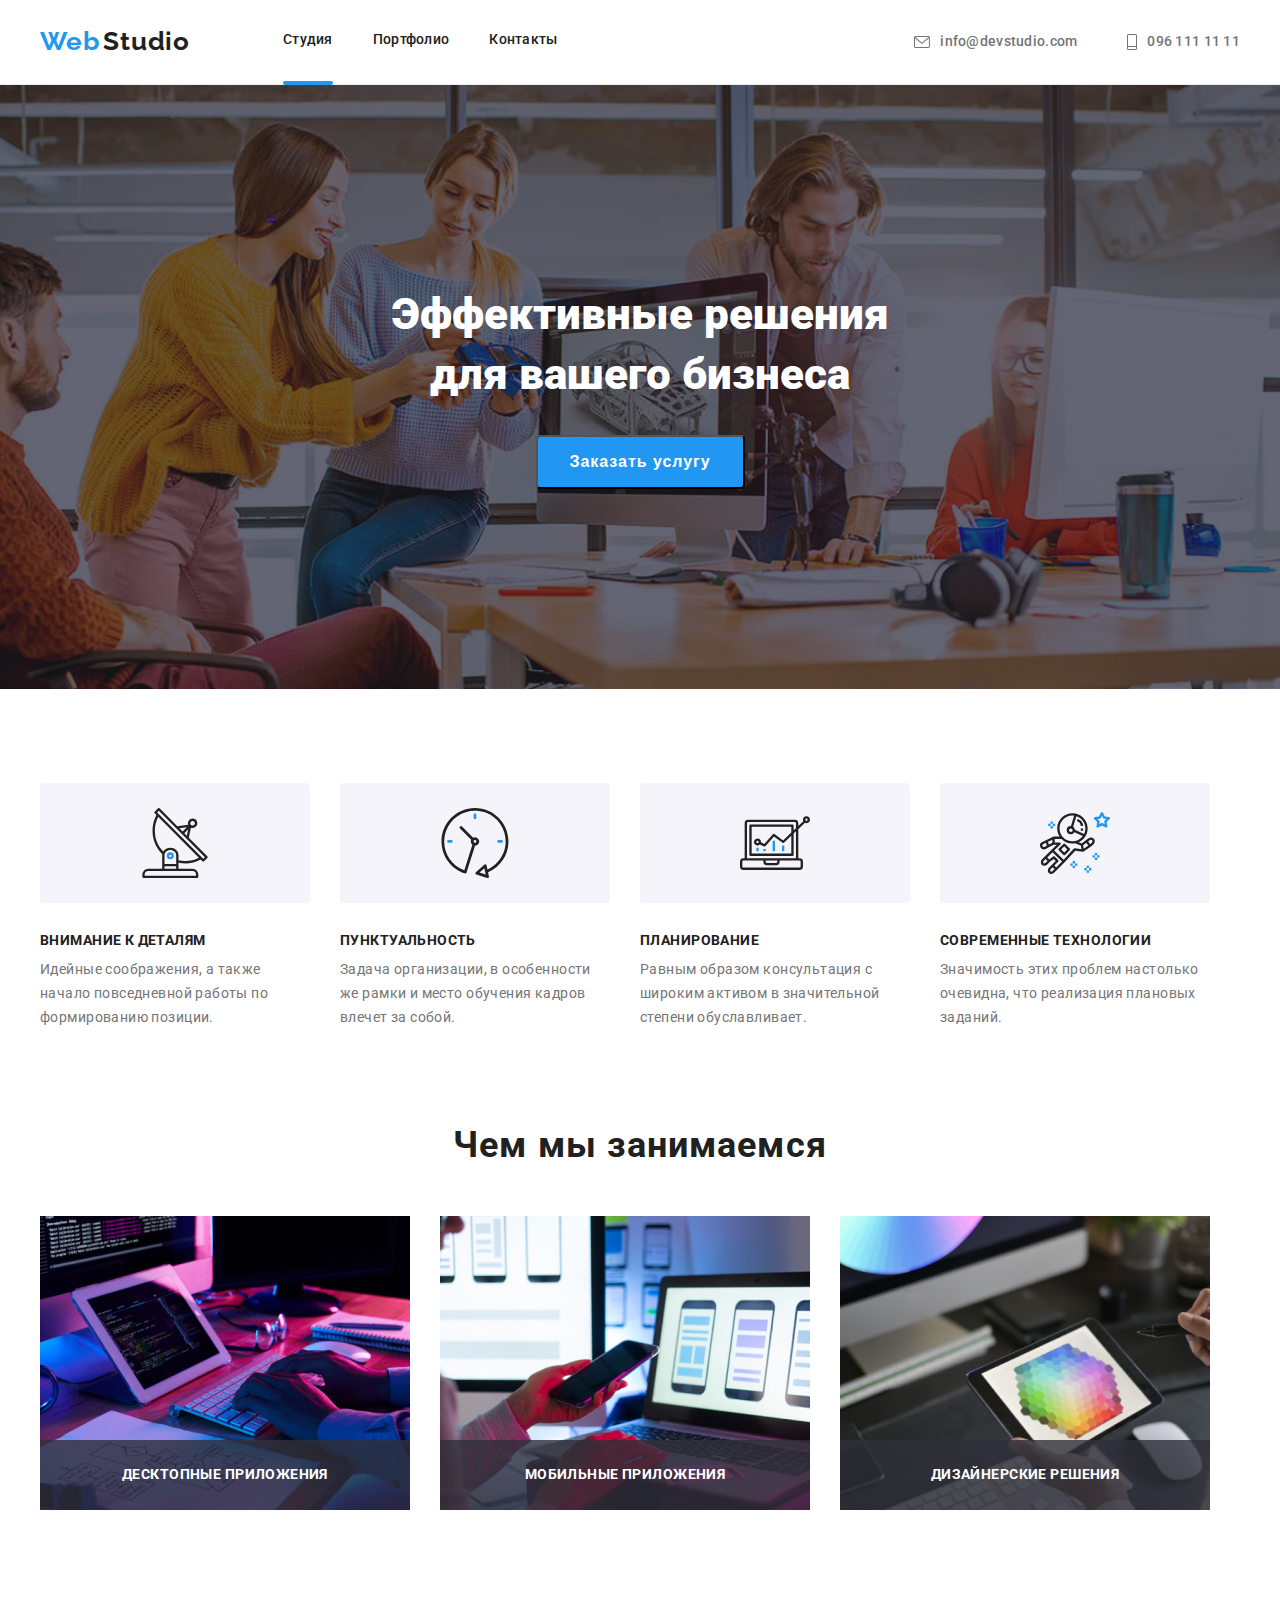
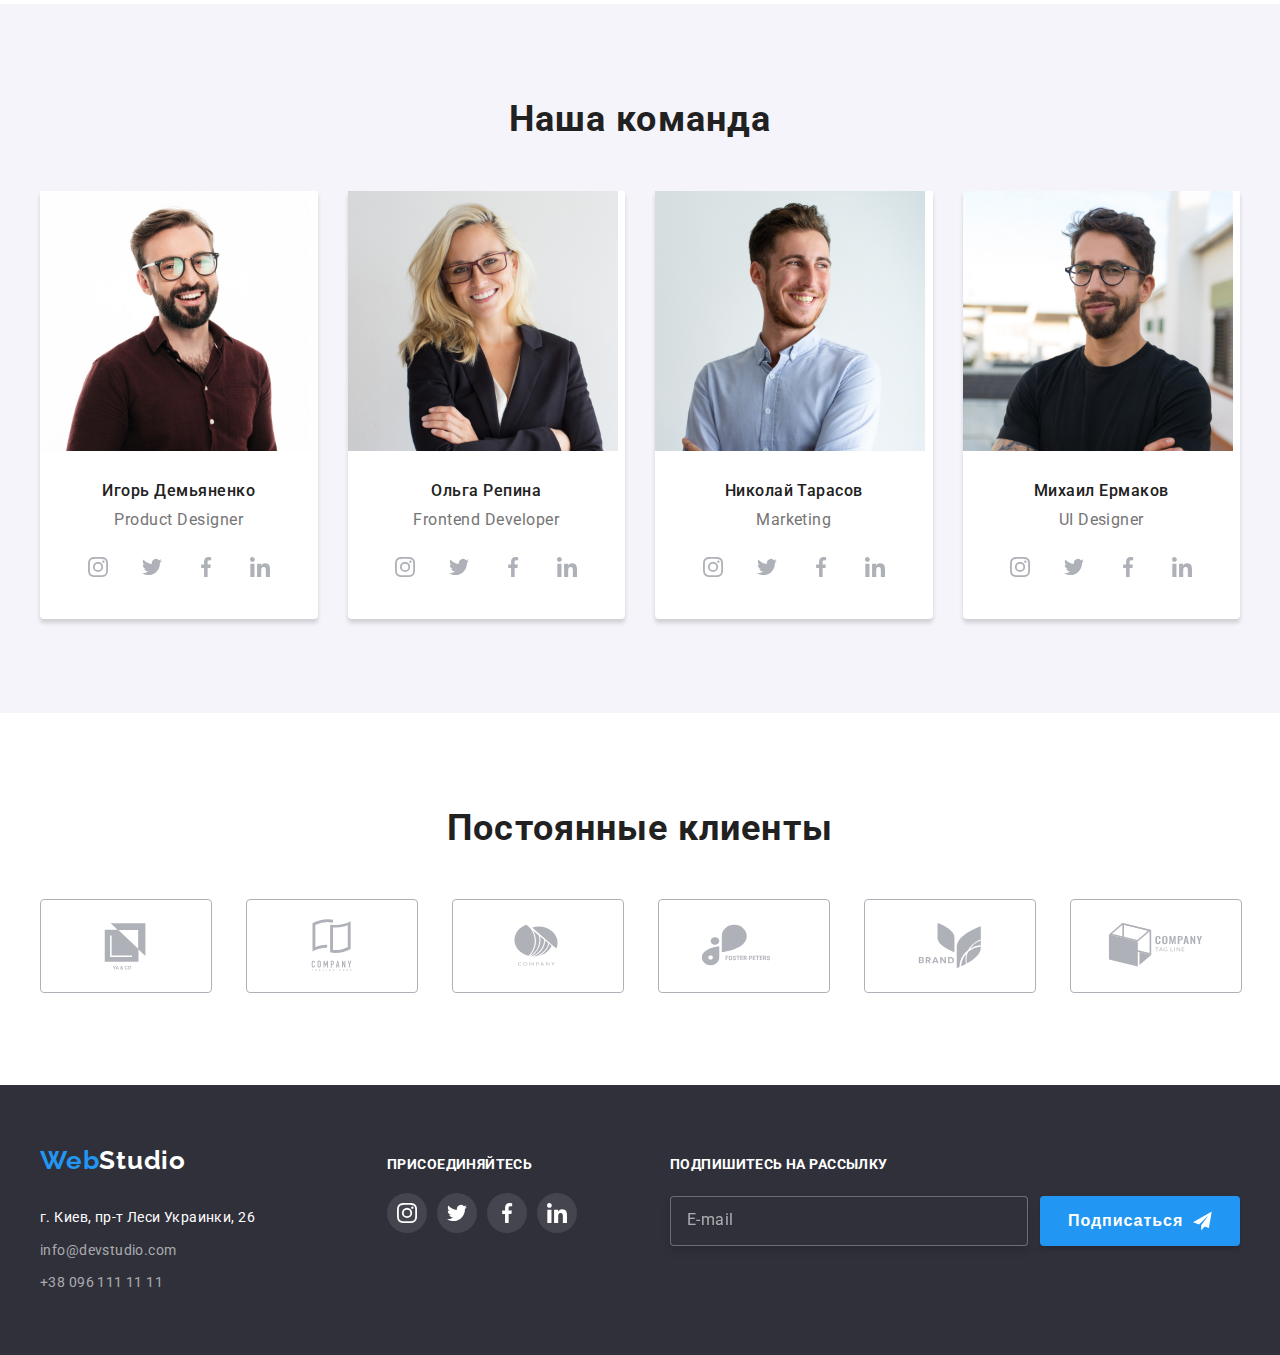
<file: index.html>
<!DOCTYPE html>
<html lang="en">
<head>
    <meta charset="UTF-8">
    <meta http-equiv="X-UA-Compatible" content="IE=edge">
    <meta name="viewport" content="width=device-width, initial-scale=1.0">
    <title>WebStudio</title>
    <link rel="stylesheet" href="https://cdnjs.cloudflare.com/ajax/libs/modern-normalize/1.1.0/modern-normalize.min.css"
        integrity="sha512-wpPYUAdjBVSE4KJnH1VR1HeZfpl1ub8YT/NKx4PuQ5NmX2tKuGu6U/JRp5y+Y8XG2tV+wKQpNHVUX03MfMFn9Q=="
        crossorigin="anonymous" referrerpolicy="no-referrer">
    <link rel="preconnect" href="https://fonts.gstatic.com">
    <link rel="preconnect" href="https://fonts.googleapis.com">
    <link rel="preconnect" href="https://fonts.gstatic.com" crossorigin>
    <link href="https://fonts.googleapis.com/css2?family=Raleway:wght@700&family=Roboto:wght@400;500;700;900&display=swap" rel="stylesheet">
    <link rel="stylesheet" href="./css/styles.css">
</head>
<body>
      <!-- Шапка сайта -->
  <header class="page-header">
    <div class="container header-container">
        <nav class="nav-box">
           <a class="nav-logo" href="./index.html">
               <span class="logo-web">Web</span>
               <span class="logo-studio">Studio</span>
            </a>
        <ul class="site-nav">
             <li class="nav-item"><a href="" class="link current">Студия</a></li>
             <li class="nav-item"><a href="./portfolio.html" class="link">Портфолио</a></li>
             <li class="nav-item"><a href="" class="link">Контакты</a></li>
        </ul>
        </nav>
        <!-- Контакты -->
       <ul class="contact-nav">
            <li class="item">
                <a href="mailto:info@devstudio.com" class="contacts-link">
                <svg class="contact-nav-icon-f">
                    <use href="./images/symbol-defs2.svg#icon-envelope-hover-1"></use>
                </svg>info@devstudio.com</a>
            </li>

            <li class="item">
                <a href="tel:+380961111111" class="contacts-link">
                <svg class="contact-nav-icon-s">
                    <use href="./images/symbol-defs2.svg#icon-tel-1"></use>
                </svg> 096 111 11 11</a>
            </li>
        </ul>
    </div>
      </header>
   
   <main>
        <!-- Герой hero-->
    <section class="hero">
        <div class="container">
            <h1 class="hero-title">Эффективные решения <br> для вашего бизнеса</h1>
            <button type="button" class="hero-button" data-modal-open>Заказать услугу</button>
           </div>
    </section>
   
    <!--Преимущества-->
    
    <section class="section">
        <div class="container">
        <h2 class="visually-hidden">Наши преимущества</h2>
        <ul class="feature-list">
            
            <li class="feature-item">
                <div class="feature-icon">
                    <svg class="icon">
                        <use href="./images/symbol-defs2.svg#icon-antenna-1">
                        </use>
                    </svg>
                </div>
                 <h3 class="feature-title">Внимание к деталям</h3>
                 <p class="feature-text">Идейные соображения, а также начало повседневной работы по формированию позиции.</p>
            </li>
            
            <li class="feature-item">
                <div class="feature-icon">
                    <svg class="icon">
                        <use href="./images/symbol-defs2.svg#icon-clock-1">
                        </use>
                    </svg> 
                </div>
                   <h3 class="feature-title">Пунктуальность</h3>
                   <p class="feature-text">Задача организации, в особенности же рамки и место обучения кадров влечет за собой.</p>
            </li>

            <li class="feature-item">
                <div class="feature-icon">
                    <svg class="icon">
                        <use href="./images/symbol-defs2.svg#icon-diagram-1">
                        </use>
                    </svg>
                </div>
                    <h3 class="feature-title">Планирование</h3>
                    <p class="feature-text" >Равным образом консультация с широким активом в значительной степени обуславливает.</p>
            </li>
            
            <li class="feature-item">
                <div class="feature-icon">
                    <svg class="icon">
                        <use href="./images/symbol-defs2.svg#icon-astronaut-1">
                        </use>
                    </svg>
                </div>
                    <h3 class="feature-title">Современные технологии</h3>
                    <p class="feature-text" >Значимость этих проблем настолько очевидна, что реализация плановых заданий.</p>
            </li>
        </ul>
        </div> 
    </section>

    <!--Чем мы занимаемся-->

    <section class="section about-us-section">
        <div class="container">
        <h2 class="about-us-title">Чем мы занимаемся</h2>
        <ul class="about-us-list">
            <li class="about-us-item">
                <div class="boxed">
                <img src="./images/mon.1/img1.jpg" alt="Алгоритм програм" width="370" height="295"/>
               <div class="box">
                   <p class="box-text">Десктопные приложения</p>
               </div>
            </div>
        </li>
               <li class="about-us-item">
                <div class="boxed">
                   <img src="./images/mon.1/img2.jpg" alt="Синхронизация с телефоном" width="370" height="295"/>
                   <div class="box">
                    <p class="box-text">Мобильные приложения</p>
                </div>
            </div>
                </li>
               <li class="about-us-item">
                <div class="boxed">
                <img src="./images/mon.1/img3.jpg" alt="Цветовая палитра" width="370" height="295"/>
                <div class="box">
                    <p class="box-text">Дизайнерские решения</p>
                </div>
            </div>
            </li>
        </ul>
        </div> 
    </section>
    
    <!--Команда-->

    <section class="section team">
        <div class="container">
        <h2 class="team-head-title">Наша команда</h2>
              <ul class="team-list">
                    
                <li class="team-item">
                        <article class="card">
                            <img src="./images/logo/img1.jpg" alt="Игорь Демьяненко" width="270" height="260">
                        
                            <div class="card-content">
                                <h3 class="title">Игорь Демьяненко</h3>
                                <p class="text">Product Designer</p>
                            
                                <ul class="social-list">
                                    <li class="social-item">
                                        <a href="#" class="social-link">
                                        <svg class="social-icon">
                                            <use href="./images/symbol-defs2.svg#icon-instagram-1"></use>
                                        </svg>
                                        </a>
                                    </li>
                                    <li class="social-item">
                                        <a href="#" class="social-link">
                                        <svg class="social-icon">
                                            <use href="./images/symbol-defs2.svg#icon-twitter-1"></use>
                                        </svg>
                                        </a>
                                    </li>
                                    <li class="social-item">
                                        <a href="#" class="social-link">
                                        <svg class="social-icon">
                                            <use href="./images/symbol-defs2.svg#icon-facebook-1"></use>
                                        </svg>
                                        </a>
                                    </li>
                                    <li class="social-item">
                                        <a href="#" class="social-link">
                                        <svg class="social-icon">
                                            <use href="./images/symbol-defs2.svg#icon-linkedin-1"></use>
                                        </svg>
                                        </a>
                                    </li>
                                       </ul>
                            </div>
                        </article>
                </li>
                    
                    <li class="team-item">
                        <article class="card">
                            <img src="./images/logo/img2.jpg" alt="Ольга Репина" width="270" height="260">
                            <div class="card-content">
                                <h3 class="title">Ольга Репина</h3>
                                <p class="text">Frontend Developer</p>
                                <ul class="social-list">
                                    <li class="social-item">
                                        <a href="#" class="social-link">
                                        <svg class="social-icon">
                                            <use href="./images/symbol-defs2.svg#icon-instagram-1"></use>
                                        </svg>
                                        </a>
                                    </li>
                                    <li class="social-item">
                                        <a href="#" class="social-link">
                                        <svg class="social-icon">
                                            <use href="./images/symbol-defs2.svg#icon-twitter-1"></use>
                                        </svg>
                                        </a>
                                    </li>
                                    <li class="social-item">
                                        <a href="#" class="social-link">
                                        <svg class="social-icon">
                                            <use href="./images/symbol-defs2.svg#icon-facebook-1"></use>
                                        </svg>
                                        </a>
                                    </li>
                                    <li class="social-item">
                                        <a href="#" class="social-link">
                                        <svg class="social-icon">
                                            <use href="./images/symbol-defs2.svg#icon-linkedin-1"></use>
                                        </svg>
                                        </a>
                                    </li>
                                       </ul>
                            </div>
                            </article>
                    </li>
                    
                    <li class="team-item">
                        <article class="card">
                            <img src="./images/logo/img3.jpg" alt="Николай Тарасов" width="270" height="260">
                           <div class="card-content">
                                <h3 class="title">Николай Тарасов</h3>
                                <p class="text">Marketing</p>
                                <ul class="social-list">
                                    <li class="social-item">
                                        <a href="#" class="social-link">
                                        <svg class="social-icon">
                                            <use href="./images/symbol-defs2.svg#icon-instagram-1"></use>
                                        </svg>
                                        </a>
                                    </li>
                                    <li class="social-item">
                                        <a href="#" class="social-link">
                                        <svg class="social-icon">
                                            <use href="./images/symbol-defs2.svg#icon-twitter-1"></use>
                                        </svg>
                                        </a>
                                    </li>
                                    <li class="social-item">
                                        <a href="#" class="social-link">
                                        <svg class="social-icon">
                                            <use href="./images/symbol-defs2.svg#icon-facebook-1"></use>
                                        </svg>
                                        </a>
                                    </li>
                                    <li class="social-item">
                                        <a href="#" class="social-link">
                                        <svg class="social-icon">
                                            <use href="./images/symbol-defs2.svg#icon-linkedin-1"></use>
                                        </svg>
                                        </a>
                                    </li>
                                       </ul>
                            </div>
                        </article>
                    </li>
                    
                    <li class="team-item">
                        <article class="card">
                            <img src="./images/logo/img4.jpg" alt="Михаил Ермаков" width="270" height="260">
                            <div class="card-content">
                                <h3 class="title">Михаил Ермаков</h3>
                                <p class="text">UI Designer</p>
                                <ul class="social-list">
                                    <li class="social-item">
                                        <a href="#" class="social-link">
                                        <svg class="social-icon">
                                            <use href="./images/symbol-defs2.svg#icon-instagram-1"></use>
                                        </svg>
                                        </a>
                                    </li>
                                    <li class="social-item">
                                        <a href="#" class="social-link">
                                        <svg class="social-icon">
                                            <use href="./images/symbol-defs2.svg#icon-twitter-1"></use>
                                        </svg>
                                        </a>
                                    </li>
                                    <li class="social-item">
                                        <a href="#" class="social-link">
                                        <svg class="social-icon">
                                            <use href="./images/symbol-defs2.svg#icon-facebook-1"></use>
                                        </svg>
                                        </a>
                                    </li>
                                    <li class="social-item">
                                        <a href="#" class="social-link">
                                        <svg class="social-icon">
                                            <use href="./images/symbol-defs2.svg#icon-linkedin-1"></use>
                                        </svg>
                                        </a>
                                    </li>
                                       </ul>
                            </div>
                        </article>
                    </li>
            </ul>
        </div> 
    </section>
    <!--Постоянные клиенты-->

    <section class="section">
        <div class="container">
            <h2 class="section-title">Постоянные клиенты</h2>
            <ul class="client-list">
                <li class="client-item">
                    <a href="#" class="client-link">
                        <svg class="client-icon">
                            <use href="./images/symbol-defs2.svg#icon-Logo1-1"></use>
                        </svg>
                    </a>
                </li>
                <li class="client-item">
                    <a href="#" class="client-link">
                        <svg class="client-icon">
                            <use href="./images/symbol-defs2.svg#icon-Logo2-1"></use>
                        </svg>
                    </a>
                </li>
                <li class="client-item">
                    <a href="#" class="client-link">
                        <svg class="client-icon">
                            <use href="./images/symbol-defs2.svg#icon-Logo3-1"></use>
                        </svg>
                    </a>
                </li>
                <li class="client-item">
                    <a href="#" class="client-link">
                        <svg class="client-icon">
                            <use href="./images/symbol-defs2.svg#icon-Logo4-1"></use>
                        </svg>
                    </a>
                </li>
                <li class="client-item">
                    <a href="#" class="client-link">
                        <svg class="client-icon">
                            <use href="./images/symbol-defs2.svg#icon-Logo5-1"></use>
                        </svg>
                    </a>
                </li>
                <li class="client-item">
                    <a href="#" class="client-link">
                        <svg class="client-icon">
                            <use href="./images/symbol-defs2.svg#icon-Logo6-1"></use>
                        </svg>
                    </a>
                </li>
            </ul>
        </div>
    </section>
</main>
    

<footer class="footer">
    <div class="container footer-container">
      <div class="footer-address">
        <a class="footer-logo" href="#"><span class="f-web">Web</span><span class="f-webstudio">Studio</span></a>
        <address class="address">
          <ul class="footer-address">
            <li class="footer-item"><a href="https://www.google.com/maps/place/%D0%B1%D1%83%D0%BB%D1%8C%D0%B2%D0%B0%D1%80+%D0%9B%D0%B5%D1%81%D1%96+%D0%A3%D0%BA%D1%80%D0%B0%D1%97%D0%BD%D0%BA%D0%B8,+26,+%D0%9A%D0%B8%D1%97%D0%B2,+02000/@50.4271245,30.5353084,15.75z/data=!4m5!3m4!1s0x40d4cf0e033ecbe9:0x57a4dffefec77da0!8m2!3d50.4265807!4d30.5383858" class="address-map">г. Киев, пр-т Леси Украинки, 26</a></li>
            <li class="footer-item"><a href="mailto:info@devstudio.com" class="contacts">info@devstudio.com</a></li>
            <li class="footer-item"><a href="tel:+380961111111" class="contacts">+38 096 111 11 11</a></li>
         </ul>
        </address>
      </div>
    
    <!--Присоединяйсь-->
    <div class="fsocial-title">
        <h2 class="footer-title">присоединяйтесь</h2>
        <ul class="fsocial-list">
            <li class="fsocial-item">
                <a href="#" class="fsocial-link">
                    <svg class="fsocial-icon" width="20" height="20">
                        <use href ="./images/symbol-defs2.svg#icon-instagram-1"></use>
                    </svg>
                </a>
            </li>
            <li class="fsocial-item">
                <a href="#" class="fsocial-link">
                    <svg class="fsocial-icon" width="20" height="20">
                        <use href ="./images/symbol-defs2.svg#icon-twitter-1"></use>
                    </svg>
                </a>
            </li>
            <li class="fsocial-item">
                <a href="#" class="fsocial-link">
                    <svg class="fsocial-icon" width="20" height="20">
                        <use href ="./images/symbol-defs2.svg#icon-facebook-1"></use>
                    </svg>
                </a>
            </li>
            <li class="fsocial-item">
                <a href="#" class="fsocial-link">
                    <svg class="fsocial-icon" width="20" height="20">
                        <use href ="./images/symbol-defs2.svg#icon-linkedin-1"></use>
                    </svg>
                </a>
            </li>
        </ul>
    </div>

  <!--subscribe-->
                    <form class="subscribe">
                        <div class="subscribe-div">
                            <label for="subscribe-email" class="subscribe-title">Подпишитесь на рассылку</label>
                            <input id="subscribe-email" class="subscribe-input" type="email" name="email" placeholder="E-mail">
                        </div>
                        <button type="submit" class="subscribe-submit">Подписаться
                            <svg class="icon-send" width="24" height="24">
                               <use href="./images/symbol-defs.svg#icon-airplaner1"></use>
                            </svg>
                        </button>
                    </form>
    </div>
</footer>

<!-- Modal window -->

<div class="backdrop is-hidden" data-modal>
    <div class="modal">
        <button class="modal-close" data-modal-close>
            <svg class="modal-close-icon" width="11" height="11">
                <use href="./images/symbol-defsvector-1.svg#icon-Vector"></use>
            </svg>
        </button>
<!--MODAL оставь данные-->
        <form class="form-container">
            <p class="form-text">Оставьте свои данные, мы вам перезвоним</p>
           
            <div class="form-field">
                <label for="name" class="form-label">Имя</label>
                <input id="name" class="form-input" type="text" name="username" required>
                <svg class="form-icon">
                    <use href="./images/symbol-defs.svg#icon-person1"></use>
                </svg>
            </div>
            
            <div class="form-field">
                <label for="tel" class="form-label">Телефон</label>
                <input id="tel" class="form-input" type="text" name="username" required>
                <svg class="form-icon">
                    <use href="./images/symbol-defs.svg#icon-phone1"></use>
                </svg>
            </div>

            <div class="form-field">
                <label for="mail" class="form-label">Почта</label>
                <input id="mail" class="form-input" type="text" name="username" required>
                <svg class="form-icon">
                    <use href="./images/symbol-defs.svg#icon-email1"></use>
                </svg>
            </div>

            <div class="form-comment">
                <label for="message" class="form-label">Коментарий</label>
                <textarea id="message" name="text" class="form-message" placeholder="Введите текст"></textarea>
            </div>

            <div class="form-checkbox">
                <label class="checkbox-modal">Соглашаюсь с рассылкой и принимаю <span class="modal-link">Условия договора</span>
                <input type="checkbox" name="checkbox" class="checkbox">
                <svg class="checkbox-icon">
                    <use href="./images/symbol-defs.svg#icon-check1"></use>
                </svg>
                </label>
            </div>
            <button type="submit" class="click">
                <span class="click-title">Отправить</span>
            </button>
        </form>
    </div>
</div>
    <script src="./js/modal.js">
    </script>
</body>
</html>
</file>
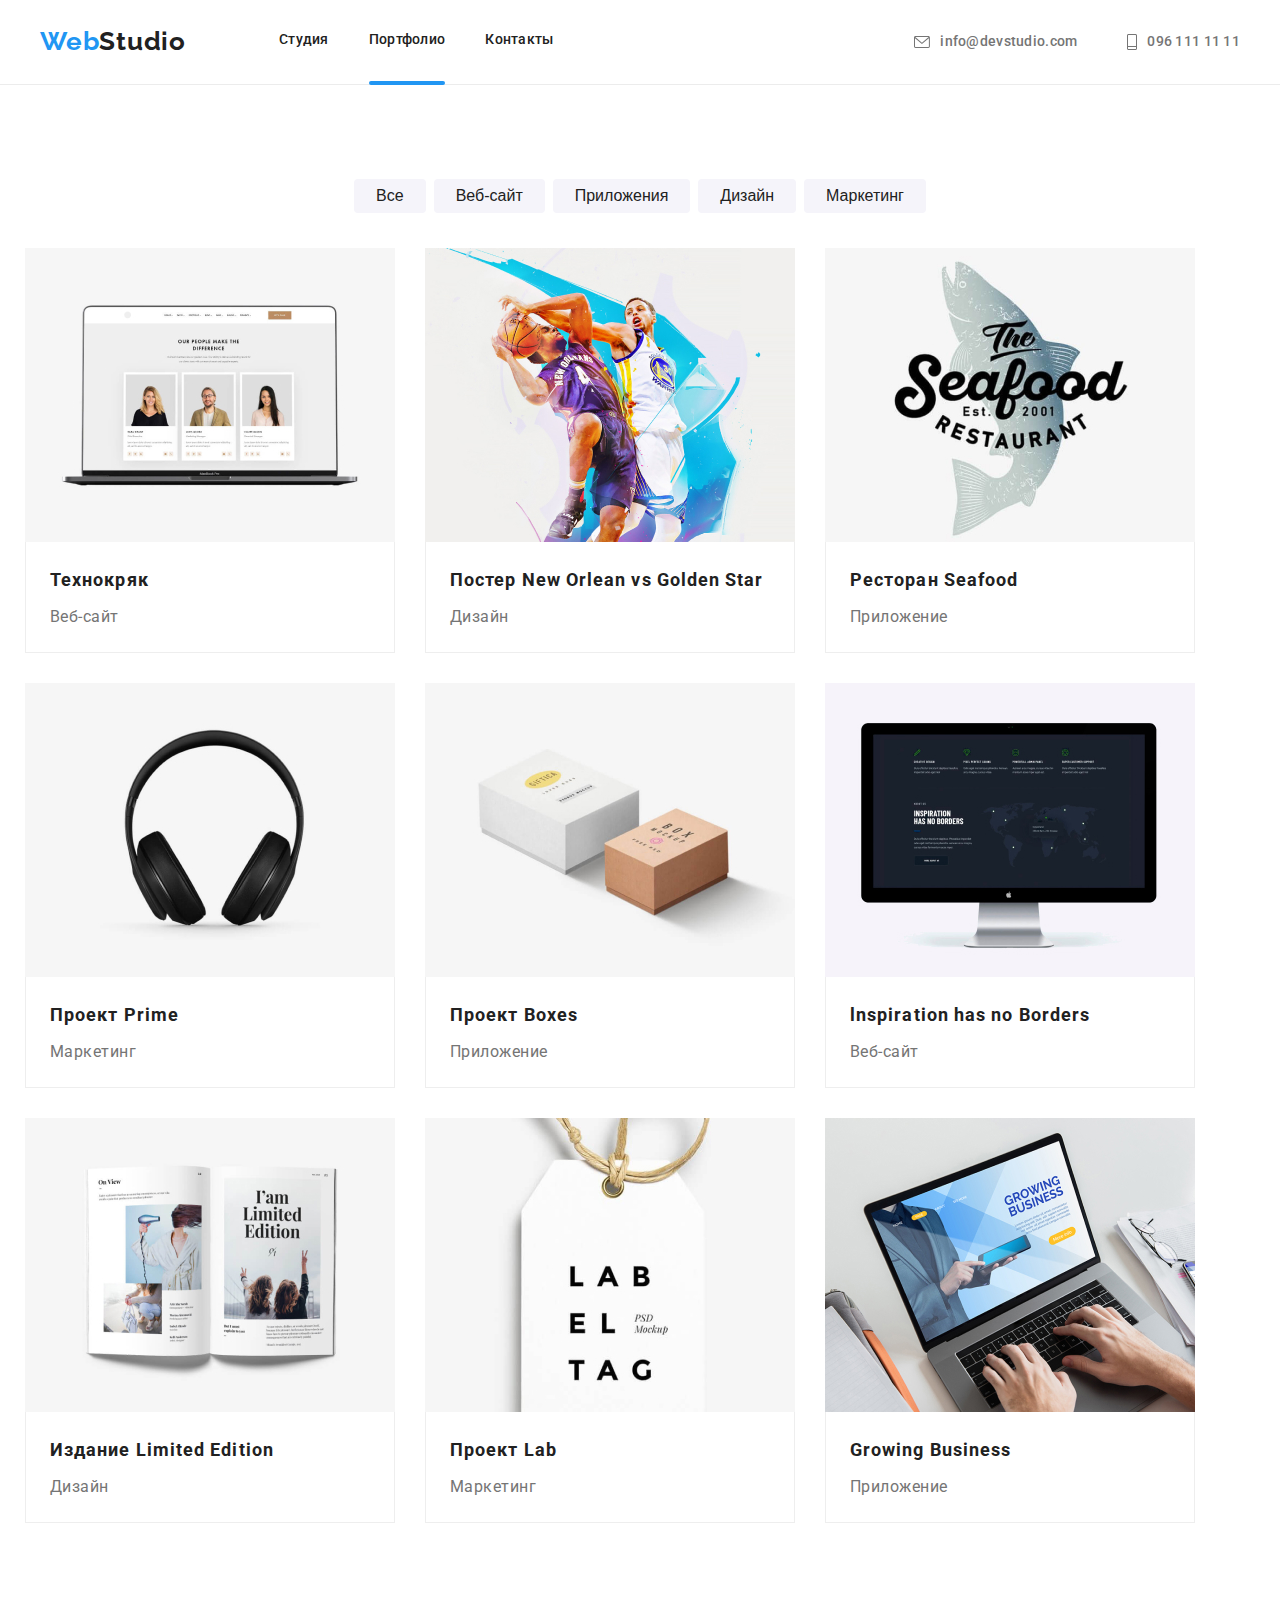
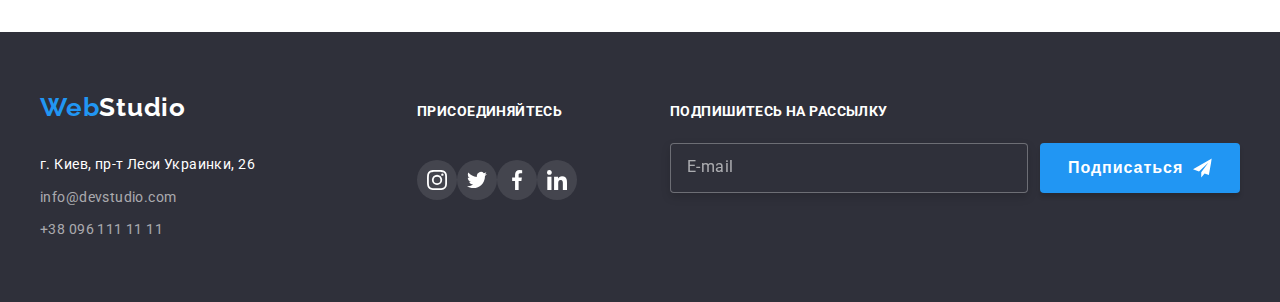
<file: portfolio.html>
<!DOCTYPE html>
<html lang="en">
<head>
    <meta charset="UTF-8">
    <meta http-equiv="X-UA-Compatible" content="IE=edge">
    <meta name="viewport" content="width=device-width, initial-scale=1.0">
    <title>Portfolio</title>
    <link rel="stylesheet" href="https://cdnjs.cloudflare.com/ajax/libs/modern-normalize/1.1.0/modern-normalize.min.css"
    integrity="sha512-wpPYUAdjBVSE4KJnH1VR1HeZfpl1ub8YT/NKx4PuQ5NmX2tKuGu6U/JRp5y+Y8XG2tV+wKQpNHVUX03MfMFn9Q=="
    crossorigin="anonymous" referrerpolicy="no-referrer">
<link rel="preconnect" href="https://fonts.gstatic.com">
<link rel="preconnect" href="https://fonts.googleapis.com">
<link rel="preconnect" href="https://fonts.gstatic.com" crossorigin>
<link href="https://fonts.googleapis.com/css2?family=Raleway:wght@700&family=Roboto:wght@400;500;700;900&display=swap" rel="stylesheet">
<link rel="stylesheet" href="./css/styles.css">
  </head>
<body>
    <!-- Шапка сайта -->
  <header class="page-header">
    <div class="container header-container">
        <nav class="nav-box">
           <a class="nav-logo" href="./index.html"><span class="logo-web">Web</span><span class="logo-studio">Studio</span></a>
        <ul class="site-nav">
             <li class="nav-item"><a href="./index.html" class="link">Студия</a></li>
             <li class="nav-item"><a href="" class="link current">Портфолио</a></li>
             <li class="nav-item"><a href="" class="link">Контакты</a></li>
        </ul>
        </nav>
        <!-- Контакты -->
       <ul class="contact-nav">
        <li class="item"><a href="mailto:info@devstudio.com" class="contacts-link">
          <svg class="contact-nav-icon-f">
              <use href="./images/symbol-defs2.svg#icon-envelope-hover-1"></use>
          </svg>info@devstudio.com</a></li>
      <li class="item"><a href="tel:+380961111111" class="contacts-link">
          <svg class="contact-nav-icon-s">
              <use href="./images/symbol-defs2.svg#icon-tel-1"></use>
          </svg> 096 111 11 11</a></li>
        </ul>
    </div>
      </header>
    
    <main>
        <!-- Список кнопок-->
    <section class="section">
        <div class="container">
            <h1 class="visually-hidden">Кнопки</h1>
            <ul class="ul-filter">
             <li class="filter-item"><button type="button" class="btn">Все</button></li>
             <li class="filter-item"><button type="button" class="btn">Веб-сайт</button></li>
             <li class="filter-item"><button type="button" class="btn">Приложения</button></li>
             <li class="filter-item"><button type="button" class="btn">Дизайн</button></li>
             <li class="filter-item"><button type="button" class="btn">Маркетинг</button></li>
            </ul>
        
      
      <!-- Portfolio -->
    
      <ul class="portfolio">
            <li class="portfolio-image">
              <a href="#" class="portfolio-img">
                <div class="thumb">
                <div class="thumb-box">
                <img src="./images/project/img.jpg" width="370" class="portfolio-photo" alt="screenshot">
                <p class="thumb-text">
                  Технокряк это современная площадка распространения коронавируса. Компании
                      используют эту платформу для цифрового шпионажа и атак на защищённые сервера
                      конкурентов.
                </p>
              </div>
                <div class="portfolio-name">
                  <h2 class="portfolio-title">Технокряк</h2>
                  <p class="portfolio-text">Веб-сайт</p>
                </div>
              </a> 
            </li>
           
            <li class="portfolio-image">
              <a href="#" class="portfolio-img">
                <div class="thumb-box">
                <img src="./images/project/img1.jpg" width="370" class="portfolio-photo" alt="Poster New Orlean vs Golden Star">
                <p class="thumb-text">
                  Технокряк это современная площадка распространения коронавируса. Компании
                      используют эту платформу для цифрового шпионажа и атак на защищённые сервера
                      конкурентов.
                </p>
              </div>
                <div class="portfolio-name">
                  <h2 class="portfolio-title">Постер New Orlean vs Golden Star</h2>
                  <p class="portfolio-text">Дизайн</p>
               </div>
              </a>
            </li>
           
            <li class="portfolio-image">
              <a href="#" class="portfolio-img">
                <div class="thumb-box">
                <img src="./images/project/img2.jpg"  width="370" class="portfolio-photo" alt="tablet image">
              <p class="thumb-text">
                Технокряк это современная площадка распространения коронавируса. Компании
                    используют эту платформу для цифрового шпионажа и атак на защищённые сервера
                    конкурентов.
              </p>
            </div>
              <div class="portfolio-name">
                  <h2 class="portfolio-title">Ресторан Seafood</h2>
                  <p class="portfolio-text">Приложение</p>
                </div>
              </a>
            </li>
           
            <li class="portfolio-image">
              <a href="#" class="portfolio-img">
                <div class="thumb-box">
                <img src="./images/project/img3.jpg" width="370" class="portfolio-photo" alt="headphones image">
              <p class="thumb-text">
                Технокряк это современная площадка распространения коронавируса. Компании
                    используют эту платформу для цифрового шпионажа и атак на защищённые сервера
                    конкурентов.
              </p>
            </div>
              <div class="portfolio-name">
                  <h2 class="portfolio-title">Проект Prime</h2>
                  <p class="portfolio-text">Маркетинг</p>
                </div>
              </a>
            </li>
          
            <li class="portfolio-image">
              <a href="#" class="portfolio-img">
                <div class="thumb-box">
              <img src="./images/project/img4.jpg" width="370" class="portfolio-photo" alt="boxes image" >
              <p class="thumb-text">
                Технокряк это современная площадка распространения коронавируса. Компании
                    используют эту платформу для цифрового шпионажа и атак на защищённые сервера
                    конкурентов.
              </p>
            </div>
              <div class="portfolio-name">
                  <h2 class="portfolio-title">Проект Boxes</h2>
                  <p class="portfolio-text">Приложение</p>
                </div>
              </a>
            </li>
           
            <li class="portfolio-image">
              <a href="#" class="portfolio-img">
                <div class="thumb-box">
                <img src="./images/project/img5.jpg" width="370" class="portfolio-photo" alt="monitor image">
              <p class="thumb-text">
                Технокряк это современная площадка распространения коронавируса. Компании
                    используют эту платформу для цифрового шпионажа и атак на защищённые сервера
                    конкурентов.
              </p>
            </div>
              <div class="portfolio-name">
                   <h2 class="portfolio-title">lnspiration has no Borders</h2>
                   <p class="portfolio-text">Веб-сайт</p>
                </div>
              </a>
            </li>
           
            <li class="portfolio-image">
              <a href="#" class="portfolio-img">
                <div class="thumb-box">
                <img src="./images/project/img6.jpg" width="370" class="portfolio-photo" alt="book image">
              <p class="thumb-text">
                Технокряк это современная площадка распространения коронавируса. Компании
                    используют эту платформу для цифрового шпионажа и атак на защищённые сервера
                    конкурентов.
              </p>
            </div>
              <div class="portfolio-name">
                  <h2 class="portfolio-title">Издание Limited Edition</h2>
                  <p class="portfolio-text">Дизайн</p>
                </div>
              </a>
           </li>
           
           <li class="portfolio-image">
            <a href="#" class="portfolio-img">
              <div class="thumb-box">
              <img src="./images/project/img7.jpg" width="370" class="portfolio-photo" alt="book image">
            <p class="thumb-text">
              Технокряк это современная площадка распространения коронавируса. Компании
                  используют эту платформу для цифрового шпионажа и атак на защищённые сервера
                  конкурентов.
            </p>
          </div>
            <div class="portfolio-name">
                  <h2 class="portfolio-title">Проект Lab</h2>
                  <p class="portfolio-text">Маркетинг</p>
                </div>
              </a>
           </li>
           
           <li class="portfolio-image">
            <a href="#" class="portfolio-img">
              <div class="thumb-box">
              <img src="./images/project/img8.jpg" width="370" class="portfolio-photo" alt="laptop image">
            <p class="thumb-text">
              Технокряк это современная площадка распространения коронавируса. Компании
                  используют эту платформу для цифрового шпионажа и атак на защищённые сервера
                  конкурентов.
            </p>
          </div>
            <div class="portfolio-name">
                 <h2 class="portfolio-title">Growing Business</h2>
                 <p class="portfolio-text">Приложение</p>
                </div>
              </div>
              </a>
           </li>
       </ul>
      </div>
      </section>
    </main>
    <!-- footer -->
    
    <footer class="footer">
      <div class="container footer-container">
        <div class="footer-address">
          <a class="footer-logo" href="#"><span class="f-web">Web</span><span class="f-webstudio">Studio</span></a>
          <address class="address">
            <ul class="footer-address">
              <li class="footer-item"><a href="https://www.google.com/maps/place/%D0%B1%D1%83%D0%BB%D1%8C%D0%B2%D0%B0%D1%80+%D0%9B%D0%B5%D1%81%D1%96+%D0%A3%D0%BA%D1%80%D0%B0%D1%97%D0%BD%D0%BA%D0%B8,+26,+%D0%9A%D0%B8%D1%97%D0%B2,+02000/@50.4271245,30.5353084,15.75z/data=!4m5!3m4!1s0x40d4cf0e033ecbe9:0x57a4dffefec77da0!8m2!3d50.4265807!4d30.5383858" class="address-map">г. Киев, пр-т Леси Украинки, 26</a></li>
              <li class="footer-item"><a href="mailto:info@devstudio.com" class="contacts">info@devstudio.com</a></li>
              <li class="footer-item"><a href="tel:+380961111111" class="contacts">+38 096 111 11 11</a></li>
           </ul>
          </address>
      </div>
      <div class="fsocial-title">
          <h2 class="footer-title">присоединяйтесь</h2>
          <ul class="fsocial-list">
              <li class="fsocial-list">
                  <a href="#" class="fsocial-link">
                      <svg class="fsocial-icon" width="20" height="20">
                          <use href ="./images/symbol-defs2.svg#icon-instagram-1"></use>
                      </svg>
                  </a>
              </li>
              <li class="fsocial-list">
                  <a href="#" class="fsocial-link">
                      <svg class="fsocial-icon" width="20" height="20">
                          <use href ="./images/symbol-defs2.svg#icon-twitter-1"></use>
                      </svg>
                  </a>
              </li>
              <li class="fsocial-list">
                  <a href="#" class="fsocial-link">
                      <svg class="fsocial-icon" width="20" height="20">
                          <use href ="./images/symbol-defs2.svg#icon-facebook-1"></use>
                      </svg>
                  </a>
              </li>
              <li class="fsocial-list">
                  <a href="#" class="fsocial-link">
                      <svg class="fsocial-icon" width="20" height="20">
                          <use href ="./images/symbol-defs2.svg#icon-linkedin-1"></use>
                      </svg>
                  </a>
              </li>
          </ul>
      </div>
      
      <form class="subscribe">
        <div class="subscribe-div">
          <label for="subscribe-email" class="subscribe-title">Подпишитесь на рассылку</label>
          <input id="subscribe-email" class="subscribe-input" type="email" name="email" placeholder="E-mail">
        </div>
      <button type="submit" class="subscribe-submit">Подписаться
        <svg class="icon-send" width="24" height="24">
          <use href="./images/symbol-defs.svg#icon-airplaner1"></use>
        </svg>
      </button>
            
        
      </form>
    </div>
  </footer>

</body>
</html>
</file>
<file: css/styles.css>
:root{
    --text-color:#757575;
    --titles-text-color-first: #212121;
    --accent-color: #2196F3;
    --accent-color-text: #FFFFFF;
    --background-color: #2f303a;
    --background-color-modal: #188ce8;
    --logo-color: #000000;
    --backing-color: #f5f4fa;
    --header-color: #ececec;
    --portfolio-color: #e5e5e5;
    --clients-color:#afb1b8;
    --accent-color-sec: #1a72b9;
    --bezier-timing:cubic-bezier(0.4, 0, 0.2, 1);
    /* --card-set-gap: 30px */

    /* первый цвет фона : #E5E5E5; */
    /* вторичный цвет фона : #F5F4FA; */
    /* цвет фона кнопок портфолио : #F5F4FA; */
    /* цвет основного текста color: #212121; */
    /* вторичный цвет #757575; */
    /* цвет акцент #2196F3; */
}
h1,
h2,
h3,
h4,
h5,
h6,
p{
    margin-top: 0;
    margin-bottom: 0;
}
img{
    display: block;
    max-width: 100%;
    height: auto;
}
body {
    font-family: Roboto, sans-serif;
    background-color: var(--accent-color-text);
    color: var(--titles-text-color-first);
    margin: 0;
    line-height: 1.5;
}
ul{
    list-style: none;
    padding-inline-start: 0;
    margin: 0;
}
a{
    text-decoration: none;
    }
/* Cкрыть кнопки */
.visually-hidden{
    position: absolute;
    clip: rect(0 0 0 0);
    width: 1px;
    height: 1px;
    margin: -1px;
}

/* Page-header */

.page-header{
    border-bottom: 1px solid var(--header-color);
}
.header-container{
    display: flex;
    align-items: center;
}
.container{
    width: 1200px;
    margin-left: auto;
    margin-right: auto;
    padding-left: 15px;
    padding-right: 15px;
}
/* -------blue line------- */
.site-nav .link .current {
    color: var(--accent-color);
  }
  .link.current {
    color: var(--accent-color);
  }
  .current::after {
    content: '';
    display: block;
    position: relative;
    top: 33px;
  
    width: 100%;
    height: 4px;
    background-color: var(--accent-color);
    border-radius: 2px;
}
/* /////////////////////// */
.nav-box{
    display: flex;
    align-items: center;
    background-color: var(--accent-color-text);
}
.nav-logo{
    margin-right: 93px;
    text-decoration: none;
    
}
.logo-web {
    font-family: Raleway, sans-serif;
    color: var(--accent-color);
    font-weight: 700;
    font-size: 26px;
    line-height: 1.19;
    letter-spacing: 0.03em;
    
    transition: color 250ms var(--bezier-timing);
}

.logo-web:hover,
.logo-web:focus{
    color: var(--accent-color);
}
.logo-studio {
    font-family: Raleway, sans-serif;
    color: var(--titles-text-color-first);
    font-weight: 700;
    font-size: 26px;
    line-height: 1.19;
    letter-spacing: 0.03em;

    transition: color 250ms var(--bezier-timing);
}
.logo-studio:hover,
.logo-studio:focus{
    color: var(--accent-color);
}

/* site-nav*/

.site-nav{
    display: flex;
}
.site-nav .nav-item + .nav-item{
    margin-left: 40px;
}
.site-nav .link {
    display: block; 
    color: var(--titles-text-color-first);
    font-weight: 500;
    font-size: 14px;
    line-height: 1.14;
    letter-spacing: 0.02em;
    text-decoration: none;
    padding-top: 32px;
    padding-bottom: 32px;

    transition: color 250ms var(--bezier-timing);
    }
.site-nav .link:hover,
.site-nav .link:focus {
    color: var(--accent-color);
    
}
.site-nav .link .current {
    color: var(--accent-color);
}

/* web studio -contacts*/

.contact-nav{
    display: flex;
    margin-left: auto;
    align-items: center;
}
.contact-nav .link{
    display: block;
    cursor: pointer;
}
.contact-nav .item + .item {
    margin-left: 50px;
}
.contact-nav-icon-f{
    width: 16px;
    height: 12px;
    margin-right: 10px;
    fill: currentColor;
}
.contact-nav-icon-s{
    width: 10px;
    height: 16px;
    margin-right: 10px;
    fill: currentColor;
}
.contacts-link {
    display: flex;
    align-items: center;
    color: var(--text-color);
    font-weight: 500;
    font-size: 14px;
    line-height: 1.14;
    letter-spacing: 0.02em;

    transition: color 250ms var(--bezier-timing);
    
}
.contact-nav .item:last-child{
    margin-right: 0;
}
.contacts-link:hover,
.contacts-link:focus{
    color: var(--accent-color);
}
.contact-nav .nav-tel{
    color: var(--text-color);
    text-decoration: none;

    transition: color 250ms var(--bezier-timing);
}
.contact-nav .nav-tel:hover,
.contact-nav .nav-tel:focus{
    color: var(--accent-color);
}

/* Hero */

.hero{
    padding: 200px 0;
    max-width: 1600px;
    text-align: center;
    background-color: var(--background-color);
    margin-left: auto;
    margin-right: auto;
    background-image: linear-gradient(to right, rgba(47, 48, 58, 0.4), rgba(47, 48, 58, 0.4)), url("../images/Img.jpg");
    background-position: center;
    background-repeat: no-repeat;
    background-size: cover;
}
.hero-title {
    text-align: center;
    color: var(--accent-color-text);
    font-weight: 900;
    font-size: 44px;
    line-height: 1.36;
    }
/* Overlay */
.overlay{
    max-width: 1600px;
    height: 600px;
    outline: 1px solid #000000;
    margin-left: auto;
    margin-right: auto;
    background-image: url("../images/Img.jpg");
    background-position: center;
    background-repeat: no-repeat;
    background-size: cover;
}
/* Hero button */

.hero-button{
    color: var(--accent-color-text);
    background-color: var(--accent-color);
    font-weight: 700;
    font-size: 16px;
    line-height: 1.87;
    letter-spacing: 0.06em;
    cursor: pointer;
    text-decoration: none;
    border-radius: 4px;
    padding: 10px 32px;
    margin-top: 30px;

    transition: color 250ms var(--bezier-timing),
    background-color 250ms var(--bezier-timing);
   }

/* Feature */
.section{
    /* outline: 1px solid tomato;  */
    padding: 94px 0;
}
.section-titles h2 {
    visibility: hidden;
}
.feature-list{
    display: flex;
}
.feature-item:first-child{
    margin-left: 0px;
}
.feature-title{
    color: var(--titles-text-color-first);
    font-weight: 700;
    font-size: 14px;
    line-height: 1.14;
    text-transform: uppercase;
    letter-spacing: 0.03em;
    margin-top: 30px;
}
.feature-text{
    margin-top: 10px;
    color: var(--text-color);
    font-size: 14px;
    line-height: 1.71;
    letter-spacing: 0.03em;
}
.feature-item{
    width: 270px;
    margin-left: 30px;
}
.feature-icon{
    display: flex;
    justify-content: center;
    align-items: center;
    height: 120px;
    background-color: var(--backing-color);
    border-radius: 4px;
}
.feature-icon .icon{
    width: 70px;
    height: 70px;
}
/* .feature-item::before{
    display: block;
    height: 120px;
    content: "";
    background-size: contain;
    background-repeat: no-repeat;
    background-position: center;
    background-color: var(--backing-color);
    border-radius: 4px;
}
.feature-item:nth-child(1)::before{
    background-image: url(../images/features/Group.svg);
    }
.feature-item:nth-child(2)::before{
    background-image: url(../images/features/clock\ 1.svg);
}
.feature-item:nth-child(3)::before{
    background-image: url(../images/features/diagram\ 1.svg);
}
.feature-item:nth-child(4)::before{
    background-image: url(../images/features/astronaut\ 1.svg);
} */

/* Примеры работ */

.about-us-section{
    
    padding-top: 0px;
    
}
.about-us-title{
      color: var(--titles-text-color-first);
      font-weight: 700;
      font-size: 36px;
      line-height: 1.17;
      text-align: center;
      letter-spacing: 0.03em;
}
.about-us-list{
    display: flex;
    margin-top: 50px;
    margin-left: -30px;
}
.about-us-item{
    margin-left: 30px;
}
.boxed{
    position: relative;
}
.box{
    width: 100%;
    height: 70px;
    display: flex;
    background-color: rgba(47, 48, 58, 0.8);
    position: absolute;
    justify-content: center;
    align-items: center;
    bottom: 0px;
    left: 0;
}
.box-text{
    color: var(--accent-color-text);
    font-weight: 700;
    font-size: 14px;
    line-height: 1.14;
    text-align: center;
    letter-spacing: 0.03em;
    text-transform: uppercase;
}

/* .about-us-item:first-child{
    margin-left: 0px;
} */

  /* Team */
 
.team{
      /* outline: 1px solid tomato; */
      background-color: var(--backing-color);
      }
.team-container{
    margin-left: auto;
    margin-right: auto;
    padding-left: 15px;
    padding-right: 15px;

}
.team-head-title{
    margin-bottom: 50px;
    color: var(--titles-text-color-first);
    font-weight: 700;
    font-size: 36px;
    line-height: 1.17;
    text-align: center;
    letter-spacing: 0.03em;
}
.team-list{
    display: flex;
    margin-left: -30px;
}
.team-item{
    flex-basis: calc((100% / 4 - 30px));
    margin-left: 30px;
    background-color: var(--accent-color-text);
    border-radius: 0px 0px 4px 4px;
    box-shadow: 0px 4px 4px rgba(0, 0, 0, 0.15);
}
.card-content{
    padding-top: 30px;
    padding-bottom: 30px;
}
.title{
    color: var(--titles-text-color-first);
    font-weight: 500;
    font-size: 16px;
    line-height: 1.19;
    text-align: center;
    letter-spacing: 0.03em;
}
.text{
      color: var(--text-color);
      margin-top: 10px;
      font-weight: normal;
      font-size: 16px;
      line-height: 1.19;
      text-align: center;
      letter-spacing: 0.03em;
}
.social-list {
    /* outline: 1px solid red; */
    display: flex;
    justify-content: center;
    margin-top: 16px;
    
  }
  .social-item{
      width: 44px;
      height: 44px;
      margin-left: 10px;
      }
 .social-item:first-child{
     margin-left: 0;
 }
 .social-link{
     display: flex;
     align-items: center;
     justify-content: center;
     width: 100%;
     height: 100%;
     border-radius: 50%;
     color: var(--clients-color);

     transition: color 250ms var(--bezier-timing),
     background-color 250ms var(--bezier-timing),
     fill 250ms var(--bezier-timing);
 }
 .social-link:hover,
 .social-link:focus{
     color: var(--accent-color-text);
     background-color: var(--accent-color);
     fill: var(--accent-color-text);
 }
 .social-link:hover .social-icon,
 .social-link:focus .social-icon{
     fill: var(--accent-color-text);
 }
 .social-icon{
      width: 20px;
      height: 20px;
      fill: currentColor;
      }
 
 

/* Buttons */
.ul-filter{
    display: flex;
    justify-content: center;
    margin-bottom: 50px;
}
.btn{
    color: var(--titles-text-color-first);
    background-color: var(--backing-color);
    padding: 8px 22px;
    border: 1px solid transparent;
    border-style: none;
    border-radius: 4px;
    cursor: pointer;
    text-align: center;
    font-size: 16px;

    transition: color 250ms var(--bezier-timing),
    background-color 250ms var(--bezier-timing),
    box-shadow color 250ms var(--bezier-timing);
}
.btn:hover,
.btn:focus{
    color: var(--accent-color-text);
    background-color: var(--accent-color);
    box-shadow: 0px 3px 1px rgba(0, 0, 0, 0.12),0px 1px 2px rgba(0, 0, 0, 0.08),0px 2px 2px rgba(0, 0, 0, 0.01);
}
.filter-item:not(:first-child) {
    margin-left: 8px;
}

  /* Портфолио */
    
.portfolio{
    display: flex;
    flex-wrap: wrap;
    margin: -15px;
    }
.portfolio-image{
    
    width: 370px;
    display: block;
    align-items: center;
    margin: 0 30px 30px 0;
    }
.portfolio-img{
    align-items: center;
    display: block;
    background-color: var(--accent-color-text);
   
    
} 
.portfolio-img:hover,
.portfolio-img:focus{
    box-shadow: 1px 4px 6px rgba(0, 0, 0, 0.16),
     4px 4px rgba(0, 0, 0, 0.06),
     0px 1px 1px rgba(0, 0, 0, 0.12);
}
.portfolio-title{
    color: var(--titles-text-color-first);
    font-weight: 700;
    font-size: 18px;
    line-height: 2;
    letter-spacing: 0.06em;
}
.portfolio-text{
    margin-top: 4px;
    color: var(--text-color);
    font-size: 16px;
    line-height: 1.87;
    letter-spacing: 0.03em;
}
.portfolio-name{
    padding: 20px 24px;
    border-bottom: 1px solid #eeeeee ;
    border-right: 1px solid #eeeeee;
    border-left: 1px solid #eeeeee;
    border-top: 0;
}

.flex-container{
    display: flex;
    flex-wrap: wrap;
}
.flex-element{
    width: calc((100%-60) / 3);
}
.flex-element:nth-child(3n) {
    margin-right: 0;
}
/*portfolio thumb*/
.portfolio-thumb{
    width: 370px;
    position: relative;
}
.thumb{
    width: 370px;
    position: relative;

    transition:transform 250ms var(--bezier-timing),
    box-shadow 250ms var(--bezier-timing);
}
.thumb-box{
    position: relative;
    overflow: hidden;
}
.thumb-text{
/* opasity: 0; */
position: absolute;
overflow: hidden;
background-color: rgba(33, 150, 243, 0.9);
left: 0;
top: 0;
width: 370px;
height: 294px;

display: flex;
justify-content: center;
align-items: center;
padding: 63px 24px;

font-style: normal;
font-size: 18px;
line-height: 1.56;
letter-spacing: 0.03em;
color: var(--accent-color-text);
transform: translateY(100%);

transition: transform 250ms var(--bezier-timing),
box-shadow 250ms var(--bezier-timing);
}
.portfolio-img:hover .thumb-text,
.portfolio-img:focus .thumb-text{
    transform: translateZ(0);
    overflow: visible;
    box-shadow: 0px 1px 1px rgba(0, 0, 0, 0.12), 0px 4px 4px rgba(0, 0, 0, 0.06),
    1px 4px 6px rgba(0, 0, 0, 0.16);
}

.thumb:hover,
.thumb:focus{
    transform: translateZ(100%);
    overflow: visible;
    box-shadow: 0px 1px 1px rgba(0, 0, 0, 0.12), 0px 4px 4px rgba(0, 0, 0, 0.06),
    1px 4px 6px rgba(0, 0, 0, 0.16);
}
/* .thumb-box:hover .thumb-text{
    opacity: 1;
} */

/* Clients */
.clients{
    padding: 94px auto;
    
}
.section-title{
    margin-bottom: 50px;
    font-weight: 700;
    font-size: 36px;
    line-height: 1.17;
    text-align: center;
    letter-spacing: 0.03em;
}
.client-list{
    display: flex;
    justify-content: space-between;
    
}
.client-item{
    width: 170px;
    height: 92px;
    margin-left: 30px;
}
.client-item:first-child{
    margin-left: 0;
}
.client-link{
    display: flex;
    justify-content: center;
    align-items: center;
    color: var(--clients-color);
    border: 1px solid var(--clients-color);
    border-radius: 4px;
    width: 100%;
    height: 100%;
    transition: color 250ms var(--bezier-timing),
    background-color 250ms var(--bezier-timing),
    fill 250ms var(--bezier-timing),
    border-color 250ms var(--bezier-timing);
}
.client-link:hover,
.client-link:focus{
    color: var(--accent-color);
    border-color: var(--accent-color);
}
.client-link:hover .client-icon,
.client-link:focus .client-icon{
    fill: var(--accent-color);
}
.client-icon{
    width: 106px;
    height: 60px;
    fill: currentColor;
}

/* Footer */

.footer{
    background-color: var(--background-color);
    padding-top: 60px;
    padding-bottom: 60px;

}
.footer-container{
    display: flex;
    align-items: baseline;
}
.footer-logo{
    font-family: Raleway,sans-serif;
    color: var(--accent-color-text);
    font-weight: 700;
    font-size: 26px;
    line-height: 1.19;
    letter-spacing: 0.03em;
    margin-bottom: 20px;

    transition: color 250ms var(--bezier-timing);
}
.f-web{
    color: var(--accent-color);
    font-family: Raleway;
    font-weight: 700;
    font-size: 26px;
    line-height: 1.19;
    letter-spacing: 0.03em;

    transition: color 250ms var(--bezier-timing);
}
.f-webstudio{
    font-family: Raleway;
    font-weight: 700;
    font-size: 26px;
    line-height: 1.19;
    letter-spacing: 0.03em;

    transition: color 250ms var(--bezier-timing);
}
.footer-logo:hover,
.footer-logo:focus{
    color: var(--accent-color);
}
.footer-address{
    flex-grow: 1;
    display: inline-block;
    color: rgba(255, 255, 255, 0.6);
    font-size: 14px;
    line-height: 1.71;
    letter-spacing: 0.03em;
    text-decoration: none;
}

.contacts {
    color: rgba(255, 255, 255, 0.6);
    font-style: normal;
    font-size: 14px;
    line-height: 1.71;
    letter-spacing: 0.03em;

    transition: color 250ms var(--bezier-timing);
  }
  
  .contacts:hover,
  .contacts:focus {
    color: var(--accent-color);
  }
  .fsocial-title{
      margin-left: 70px;
  }
  .footer-title{
      color: var(--accent-color-text);
      font-weight: 700;
      font-size: 14px;
      line-height: 1.14;
      letter-spacing: 0.03em;
      text-transform: uppercase;
  }

  .footer-item{
      margin-top: 9px;
      
  }
  .footer-item:last-child{
    margin-bottom: 0;
}
  .fsocial-list{
      display: flex;
      justify-content: center;
      margin-top: 20px;
      
  }
  .fsocial-item{
      margin-left: 10px;
  }
  .fsocial-icon{
      width: 20px;
      height: 20px;
      fill: var(--accent-color-text);
    }
   
  .fsocial-item:first-child{
      margin-left: 0;
  }
  .fsocial-link{
      display: flex;
      justify-content: center;
      align-items: center;
      width: 40px;
      height: 40px;
      border-radius: 50%;
      color: #afb1b8;
      background: rgba(255, 255, 255, 0.1);

      transition: color 250ms var(--bezier-timing),
      fill 250ms var(--bezier-timing),
      background-color 250ms var(--bezier-timing);
  }
  
  .fsocial-link:hover,
  .fsocial-link:focus{
      fill: var(--accent-color-text);
      background-color: var(--accent-color);
  }
  .fsocial-link:hover .fsocial-icon,
  .fsocial-link:focus .fsocial-icon{
      fill: var(--accent-color-text);
  }
  /* subscribe */
  .subscribe {
    width: 570px;
    height: 86px;
    margin-left: 93px;
    display: flex;
    align-items: flex-end;
  }
  .subscribe-div {
    display: inline-block;
    margin-right: 12px;
  }
  .subscribe-title {
    margin-bottom: 20px;
    font-weight: 700;
    font-size: 14px;
    line-height: 1.14;
    letter-spacing: 0.03em;
    text-transform: uppercase;
  
    color: #ffffff;
    cursor: pointer;
  }
  .subscribe-input {
    margin-top: 20px;
    padding-left: 16px;
    width: 358px;
    height: 50px;
    border: 1px solid rgba(255, 255, 255, 0.3);
    box-sizing: border-box;
    filter: drop-shadow(0px 4px 4px rgba(0, 0, 0, 0.15));
    border-radius: 4px;
    background: #2f303a;
  }
  .subscribe-input::placeholder {
    font-family: Roboto;
    font-style: normal;
    font-weight: normal;
    font-size: 16px;
    line-height: 20px;
    /* identical to box height, or 125% */
  
    display: flex;
    align-items: center;
    letter-spacing: 0.03em;
  
    color: rgba(255, 255, 255, 0.6);
  }
  .subscribe-submit {
    width: 200px;
    height: 50px;
    cursor: pointer;
  }
  .subscribe-submit {
    
    font-style: normal;
    font-weight: 700;
    font-size: 16px;
    line-height: 1.87;
  
    padding: 10px 28px;
    display: flex;
    align-items: center;
    text-align: center;
    letter-spacing: 0.06em;
  
    color: #ffffff;
    background: #2196f3;
    box-shadow: 0px 4px 4px rgba(0, 0, 0, 0.15);
    border-radius: 4px;
    border: transparent;
  }
  .icon-send {
    margin-left: 10px;
  }
  

/* Контакты */

.address{
    font-style: normal;
    margin-top: 20px;
    
}
.address-list{
    margin-top: 9px;
}
.address-map{
    display: inline-block;
    font-style: normal;
    color: var(--accent-color-text);
    font-style: normal;
    font-size: 14px;
    line-height: 1.71;
    letter-spacing: 0.03em;

    transition: color 250ms var(--bezier-timing);
}
  .address-map:hover,
  .address-map:focus {
    color: var(--accent-color);
  }
/* Modal window */
.backdrop{
    position: fixed;
    top: 0;
    left: 0;
    width: 100%;
    height: 100%;
    background-color: rgba(0, 0, 0, 0.4);
    
    opacity: 1;
    transition: opacity 250ms var(--bezier-timing);
}
.backdrop.is-hidden {
    opacity: 0;
    pointer-events: none;
}
.backdrop.is-hidden .modal{
    transform: translate(-50%,-50%) scale(1.1);
}
.modal{
    position: absolute;
    top: 50%;
    left: 50%;
   
    min-width: 528px;
    min-height: 581px;
    background-color: var(--accent-color-text);
    
    border-radius: 4px;
    box-shadow: 0px 1px 3px rgba(0, 0, 0, 0.12), 0px 1px 1px rgba(0, 0, 0, 0.14), 0px 2px 1px rgba(0, 0, 0, 0.2);
    
    transform: translate(-50%,-50%) scale(1);
    transition: transform 250ms var(--bezier-timing);
}

.modal-close{
    position: absolute;
    top: 8px;
    right: 8px;
    cursor: pointer;

    display: flex;
    justify-content: center;
    align-items: center;
    width: 30px;
    height: 30px;
    border-radius: 50%;

    border: 1px solid rgba(0, 0, 0, 0.1);
    background: var(--accent-color-text);
} 
.modal-close:hover,
.modal-close :focus{
    fill: var(--accent-color);
}  
.modal-close-icon:hover,
.modal-close-icon:focus{
    color: var(--accent-color);
}
/* Form-container */
.form-container{
    width: 528px;
    height: 581px;
    padding: 40px;
    cursor: pointer;
    display: flex;
    flex-direction: column;
}
.form-text{
    margin-bottom: 12px;
    color: var(--titles-text-color-first);
    font-style: normal;
    font-weight: 700;
    font-size: 20px;
    line-height: 1.15;
    letter-spacing: 0.03em;
    text-align: center;
}
.form-field{
    margin-bottom: 10px;
    position: relative;
}
.form-comment{
    margin-bottom: 20px;
    position: relative;
}
.form-label{
    position: relative;
    display: block;
    font-style: normal;
    font-size: 12px;
    line-height: 1.17;
    letter-spacing: 0.01em;
    color: var(--text-color);
    margin-bottom: 4px;
    cursor: pointer;
}
.form-input,
.form-message{
    width: 100%;
    height: 40px;
    padding: 0 10px 0 42px;

    border: 1px solid rgba(33, 33, 33, 0.2);
    box-sizing: border-box;
    border-radius: 4px;
    outline: none;
}
.form-input:focus{
    outline: 1px solid var(--accent-color);
}
.form-input:focus+.form-icon{
    fill: var(--accent-color);
}
.form-message{
    display: block;
    width: 100%;
    height: 120px;
    resize: none;
    padding: 12px 16px;
    font-family: inherit;
    border: 1px solid rgba(33, 33, 33, 0.2);
    border-radius: 4px;
    outline: none;
}
.form-message:focus{
    outline: 1px solid var(--accent-color);
    border: 1px solid var(--accent-color);
}
.form-message::placeholder{
    font-style: normal;
    font-size: 14px;
    line-height: 1.14;
    letter-spacing: 0.01em;
    color: rgba(117, 117, 117, 0.5);
}
.form-icon{
    position: absolute;
    top: 50%;
    left: 12px;
    width: 18px;
    height: 18px;
    transition: fill 250ms var(--bezier-timing),
    outline 250ms var(--bezier-timing);
   
}
.form-input:focus{
    outline: 1px solid var(--accent-color);
}
.form-input:focus .form-icon{
    fill: var(--accent-color);
}
.form-checkbox{
    position: relative;
    display: inline-flex;
    justify-content: center;
    align-items: center;
    margin-bottom: 30px;
    width: 100%;
    cursor: pointer;    
}
.checkbox-modal{
    font-size: 14px;
    line-height: 1.71;
    letter-spacing: 0.03em;
    color: var(--text-color);
    cursor: pointer;
}
.checkbox-modal .modal-link{
    color: var(--accent-color);
    text-decoration: underline;
}
.checkbox{
    position: absolute;
    display: flex;
    clip: rect(0 0 0 0);
    width: 1px;
    height: 1px;
    margin: -1px;
    overflow: hidden;
}
.checkbox-modal::before{
    content: "";
    display: inline-flex;
    text-align: center;
    width: 15px;
    height: 15px;
    border: 2px solid var(--titles-text-color-first);
    border-radius: 2px;
    margin-right: 7px;
}
.checkbox-icon{
    position: absolute;
    top: 3px;
    left: 12px;
    opacity: 0;
    pointer-events: none;
    width: 16px;
    height: 16px;
    
    background-color: var(--accent-color);
    fill: var(--accent-color-text);
    border: 2px solid var(--accent-color);
    border-radius: 2px;
    cursor: pointer;
}
.checkbox:focus{
    outline-color: var(--accent-color);
    border: 2px solid var(--accent-color);
    border-radius: 2px;
}
.checkbox:checked + .checkbox-icon{
    opacity: 1;
    transition: opacity 250ms var(--bezier-timing);
    background-origin: border-box;
}
.click{
    text-align: center;
    width: 200px;
    height: 50px;
    cursor: pointer;
    margin: 0 124px;
    background-color: var(--background-color-modal);
    box-shadow: 0px 4px 4px rgba(0, 0, 0, 0.15);
    border-radius: 4px;
    border: transparent;
    background: #188ce8;
}
.click-title{
    font-style: normal;
    font-weight: 700;
    font-size: 16px;
    line-height: 1.87;
    letter-spacing: 0.06em;
    color: var(--accent-color-text);
}
</file>
